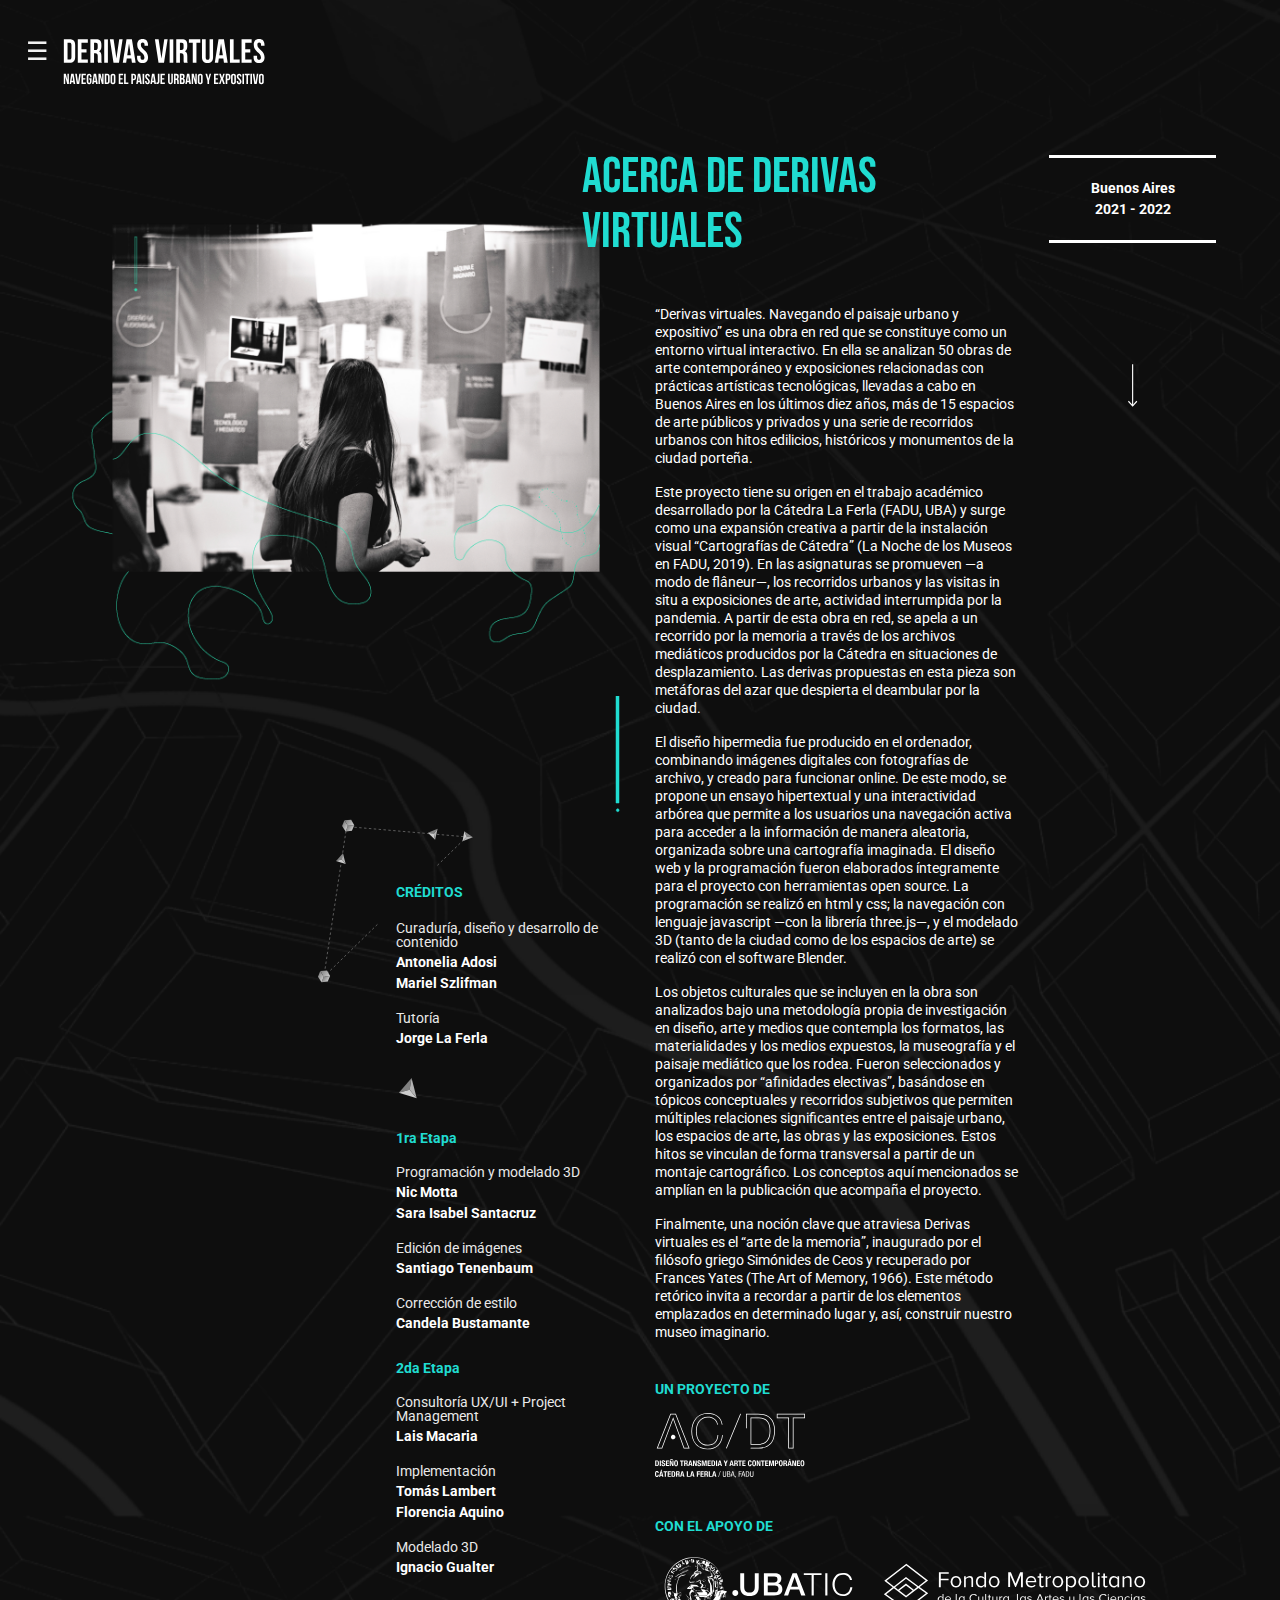
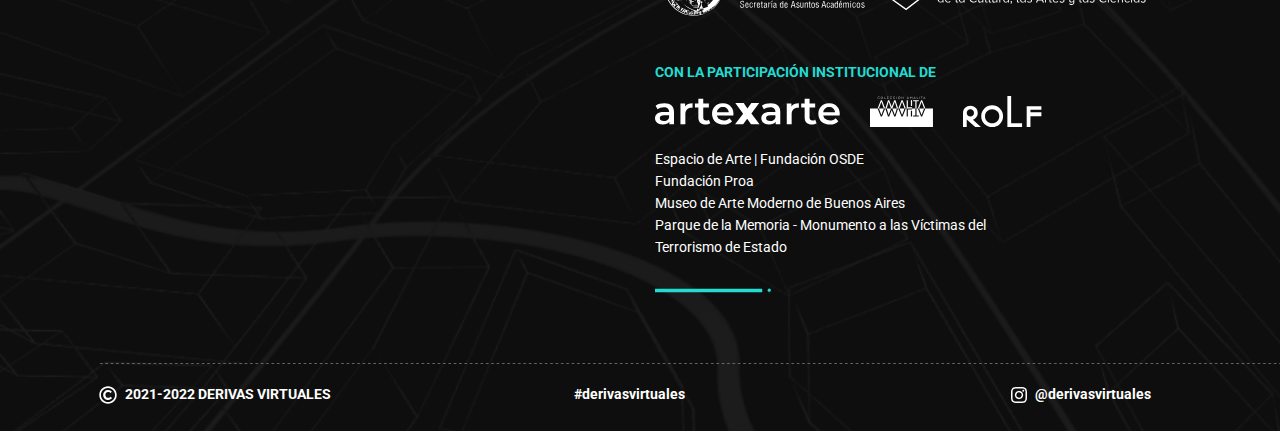
<file: acerca-de-derivas.html>
<!DOCTYPE html>
<html lang="en">
<head>
  <meta charset="UTF-8">
  <meta http-equiv="X-UA-Compatible" content="IE=edge">
  <meta name="viewport" content="width=device-width, initial-scale=1.0">
  <link href="https://fonts.googleapis.com/css2?family=Bebas+Neue&family=Roboto:wght@100;300;400;500;700&display=swap" rel="stylesheet">
  <link rel="stylesheet" type="text/css" href="Styles/styles.css">
    <!-- Bootstrap CSS -->
    <link rel="stylesheet" href="https://stackpath.bootstrapcdn.com/bootstrap/4.3.1/css/bootstrap.min.css" integrity="sha384-ggOyR0iXCbMQv3Xipma34MD+dH/1fQ784/j6cY/iJTQUOhcWr7x9JvoRxT2MZw1T" crossorigin="anonymous">

    <title>Acerca de Derivas Virtuales</title>
</head>
<body class="fondo-acercade">
  <div class="titulo">
    <button id="menu" class="button-menu" onclick="openMenu()">&#9776;</button>
    <div class="derivasMainLogo">
      <a href="./index.html" class="derivasMainLogo">
      <img src="./assets/img/Logo-final-05.svg" class="titulo-menu" /></a>
    </div>
  </div>
  <div id="menu-container"></div>
  <div class="contenido-pag">
    <div class="row">
      <div class="col-md-12 ">
        <h1 class="titulo-acercade">ACERCA DE
        DERIVAS VIRTUALES
        </h1>
      </div>
    </div>
    <div class="row contenido-acercade">
      <div class="col-md-12 col-lg-6">
        <div style="height:50px"></div>
        <div class="imagenes-fotoymiscelaneas">        
          <img class="img-acercade" src="./assets/img/imagen_acerca_de.png" alt="">
          <img src="./assets/img/iconos/miscelaneas_v_1.svg" alt="">
        </div>
        <div class="creditos-acercade">
          <img class="img-triangulo-acercade" src="./assets/img/iconos/triangulo.svg" alt="">
          <div class="creditos-container-info">
            <div class="creditos-info-box">
              <h4 class="creditos-titulo">CRÉDITOS</h4>
              <p class="creditos-texto">Curaduría, diseño y desarrollo de contenido</p>
              <p class="creditos-info">Antonelia Adosi</p>
              <p class="creditos-info">Mariel Szlifman</p>
              <p class="creditos-texto">Tutoría</p>
              <p class="creditos-info">Jorge La Ferla</p>
              <img src="./assets/img/iconos/rombo.svg" alt="rombo" class="imagen-entre-creditos">
              <p class="creditos-texto etapas">1ra Etapa</p>
              <p class="creditos-texto">Programación y modelado 3D</p>
              <p class="creditos-info">Nic Motta</p>
              <p class="creditos-info">Sara Isabel Santacruz</p>
              <p class="creditos-texto">Edición de imágenes</p>
              <p class="creditos-info">Santiago Tenenbaum</p>
              <p class="creditos-texto">Corrección de estilo</p>
              <p class="creditos-info">Candela Bustamante</p>
              <p class="creditos-texto etapas">2da Etapa</p>
              <p class="creditos-texto">Consultoría UX/UI + Project Management</p>
              <p class="creditos-info">Lais Macaria</p>
              <p class="creditos-texto">Implementación</p>
              <p class="creditos-info">Tomás Lambert</p>
              <p class="creditos-info">Florencia Aquino</p>
              <p class="creditos-texto">Modelado 3D</p>
              <p class="creditos-info">Ignacio Gualter</p>
            </div>
        </div>
      </div>
    </div>
      <div class="col-md-12 col-lg-4 col-xxl-3">
        <div class="col-text-logos">
          <div style="height:150px"></div>
          <p class="text-acercade">“Derivas virtuales. Navegando el paisaje urbano y expositivo” es una obra en red que se constituye como un entorno virtual interactivo. En ella se analizan 50 obras de arte contemporáneo y exposiciones relacionadas con prácticas artísticas tecnológicas, llevadas a cabo en Buenos Aires en los últimos diez años, más de 15 espacios de arte públicos y privados y una serie de recorridos urbanos con hitos edilicios, históricos y monumentos de la ciudad porteña. </p>
 
          <p class="text-acercade">Este proyecto tiene su origen en el trabajo académico desarrollado por la Cátedra La Ferla (FADU, UBA) y surge como una expansión creativa a partir de la instalación visual “Cartografías de Cátedra” (La Noche de los Museos en FADU, 2019). En las asignaturas se promueven —a modo de flâneur—, los recorridos urbanos y las visitas in situ a exposiciones de arte, actividad interrumpida por la pandemia. A partir de esta obra en red, se apela a un recorrido por la memoria a través de los archivos mediáticos producidos por la Cátedra en situaciones de desplazamiento. Las derivas propuestas en esta pieza son metáforas del azar que despierta el deambular por la ciudad.</p>
             
          <p class="text-acercade">El diseño hipermedia fue producido en el ordenador, combinando imágenes digitales con fotografías de archivo, y creado para funcionar online. De este modo, se propone un ensayo hipertextual y una interactividad arbórea que permite a los usuarios una navegación activa para acceder a la información de manera aleatoria, organizada sobre una cartografía imaginada. El diseño web y la programación fueron elaborados íntegramente para el proyecto con herramientas open source. La programación se realizó en html y css; la navegación con lenguaje javascript —con la librería three.js—, y el modelado 3D (tanto de la ciudad como de los espacios de arte) se realizó con el software Blender.</p>
             
          <p class="text-acercade">Los objetos culturales que se incluyen en la obra son analizados bajo una metodología propia de investigación en diseño, arte y medios que contempla los formatos, las materialidades y los medios expuestos, la museografía y el paisaje mediático que los rodea. Fueron seleccionados y organizados por “afinidades electivas”, basándose en tópicos conceptuales y recorridos subjetivos que permiten múltiples relaciones significantes entre el paisaje urbano, los espacios de arte, las obras y las exposiciones. Estos hitos se vinculan de forma transversal a partir de un montaje cartográfico. Los conceptos aquí mencionados se amplían en la publicación que acompaña el proyecto.</p>
             
          <p class="text-acercade">Finalmente, una noción clave que atraviesa Derivas virtuales es el “arte de la memoria”, inaugurado por el filósofo griego Simónides de Ceos y recuperado por Frances Yates (The Art of Memory, 1966). Este método retórico invita a recordar a partir de los elementos emplazados en determinado lugar y, así, construir nuestro museo imaginario. </p>
          
        </div>
        <div class="row-logos">
          <h4 class="proyectode-titulo">UN PROYECTO DE</h4>
          <img class="img-logo-uba" src="./assets/img/logo-catedra-la-ferla.svg" alt="">
          <h4 class="proyectode-titulo">CON EL APOYO DE</h4>
          <div class="apoyo-img">
          <img class="img-logo-ubatic" src="./assets/img/logo-ubatic.svg" alt="">
          <img class="img-logo-fondo" src="./assets/img/logo-fondo-metropolitano.svg" alt="">
          </div>
          <h4 class="proyectode-titulo">CON LA PARTICIPACIÓN INSTITUCIONAL DE</h4>
          <div class="participacion-img">
            <img class="img-logo-artexarte" src="./assets/img/logo-artexarte.svg" alt="">
            <img class="img-logo-amalia" src="./assets/img/logo-amalia.svg" alt="">
            <img class="img-logo-rolf" src="./assets/img/logo-rolf.svg" alt="">
          </div>
          <p class="text-participacion">
            Espacio de Arte | Fundación OSDE <br>
            Fundación Proa<br>
            Museo de Arte Moderno de Buenos Aires<br>
            Parque de la Memoria - Monumento a las Víctimas del Terrorismo de Estado
            </p>
            <img class="miscelanea-bottom" src="./assets/img/iconos/miscelaneas_h_1.svg" alt="">
        </div>

      </div>
      <div class="col-md-12 col-lg-2 col-xxl-3">
        <p class="bsas-2021">Buenos Aires<br>2021 - 2022</p>
        <div style="height:100px"></div>
        <div class="linea-acercade"><img  src="./assets/img/iconos/linea-acercade.svg" alt="">
        </div>
    </div>
  </div>
  <footer id="footer-acercade">
    <img src="./assets/img/iconos/footer-acercade.svg" alt="">
    <div class="acercade-copy">
      <div class="row">
        <div class="col-md-4 ">
          <div class="copy"><img src="./assets/img/iconos/cr.svg" alt=""><p>2021-2022 DERIVAS VIRTUALES</p></div>
        </div>
        <div class="col-md-4 ">
          <a href="https://www.instagram.com/explore/tags/derivasvirtuales/" target="_blank">
          <div class="ig-hashtack"><p>#derivasvirtuales</p></div></a>
        </div>
        <div class="col-md-4 ">
          <a href="https://www.instagram.com/derivasvirtuales/" target="_blank">
          <div class="ig-derivas"><img src="./assets/icons/ig-logo.png" alt="Instagram"><p>@derivasvirtuales</p></div></a>
        </div>
      
    </div>
  </footer>

  <!-- Scripts -->
  <script src="index.js"></script>
  <script src="menu.js"></script>
  <script type="module">
    createMenu()
  </script>
</body>
</html>
</file>
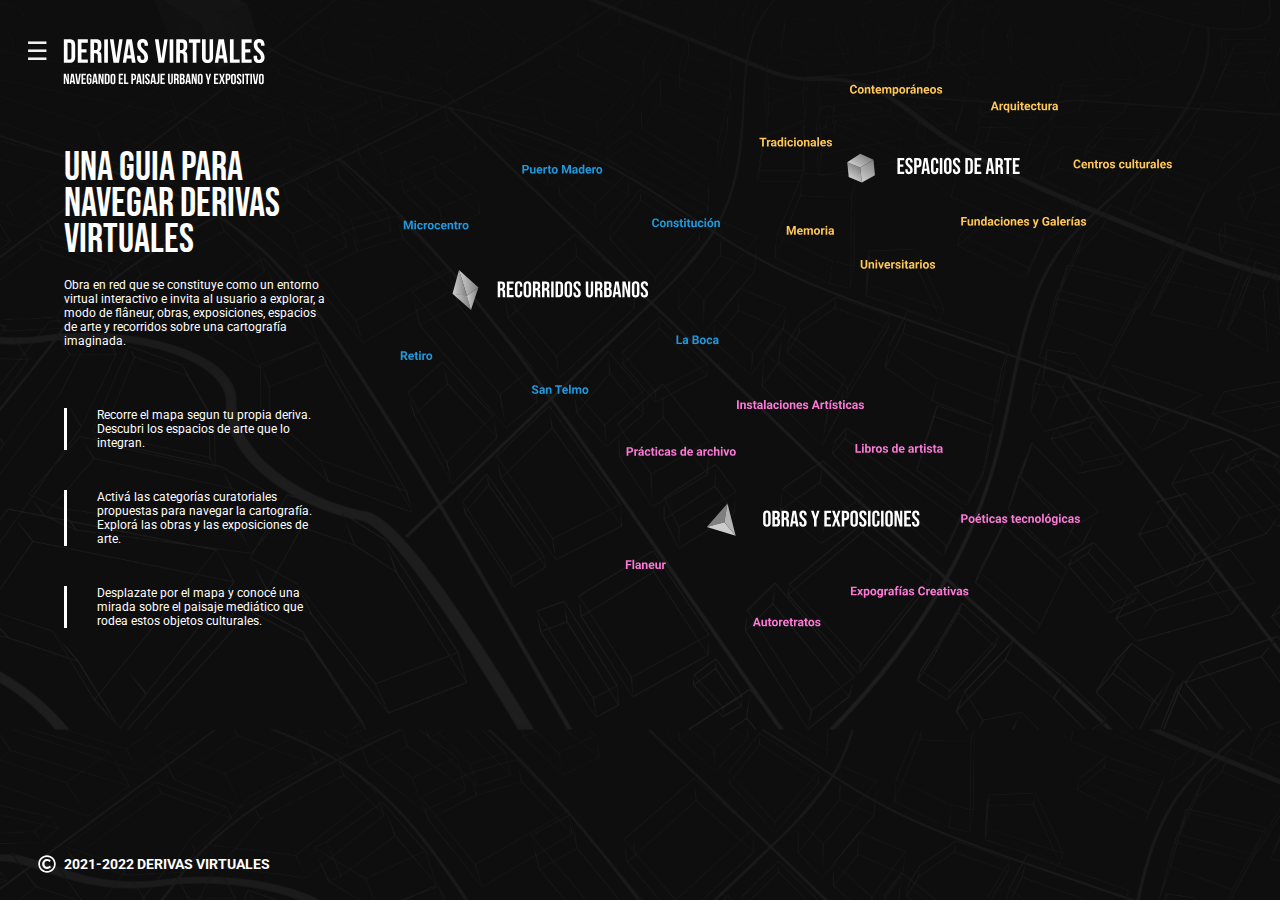
<file: guia-navegacion.html>
<!DOCTYPE html>
<html lang="en">
<head>
  <meta charset="UTF-8">
  <meta http-equiv="X-UA-Compatible" content="IE=edge">
  <meta name="viewport" content="width=device-width, initial-scale=1.0">
  <link href="https://fonts.googleapis.com/css2?family=Bebas+Neue&family=Roboto:wght@100;300;400;500;700&display=swap" rel="stylesheet">
  <link rel="stylesheet" type="text/css" href="Styles/styles.css">
    <!-- Bootstrap CSS -->
    <link rel="stylesheet" href="https://stackpath.bootstrapcdn.com/bootstrap/4.3.1/css/bootstrap.min.css" integrity="sha384-ggOyR0iXCbMQv3Xipma34MD+dH/1fQ784/j6cY/iJTQUOhcWr7x9JvoRxT2MZw1T" crossorigin="anonymous">

    <title>Guia de navegación - Derivas Virtuales</title>
</head>
<body class="fondo-navegacion">
  <div class="titulo">
    <button id="menu" class="button-menu" onclick="openMenu()">&#9776;</button>
    <div class="derivasMainLogo">
      <a href="./index.html" class="derivasMainLogo">
        <img src="./assets/img/Logo-final-05.svg" class="titulo-menu" /></a>
    </div>
  </div>
  <div id="menu-container"></div>
  <div class="contenido-pag">
    <div class="row">
      <div class="col-md-12 col-lg-3">
        <h1 class="navegacion-titulo">UNA GUIA PARA NAVEGAR
        DERIVAS VIRTUALES
    </h1>
    <p class="navegacion-subtitulo">Obra en red que se constituye como un 
      entorno virtual interactivo e invita al usuario
      a explorar, a modo de flâneur, obras,
      exposiciones, espacios de arte y recorridos
      sobre una cartografía imaginada.
    </p>
    <p class="navegacion-text">Recorre el mapa segun tu propia deriva. Descubri los 
      espacios de arte que lo integran.</p>
    <p class="navegacion-text">Activá las categorías curatoriales propuestas 
      para navegar la cartografía. Explorá las obras y las
       exposiciones de arte.</p>
    <p class="navegacion-text">Desplazate por el mapa y conocé una
       mirada sobre el paisaje mediático que rodea
      estos objetos culturales.</p>
      </div>
      <div class="col-md-12 col-lg-9 img-row-categorias">
        <img class="img-navegacion" src="./assets/img/categorias-guia.svg" alt="">
        <div style="height: 30px;"></div>
      </div>
    </div>
  </div>
  <footer id="footer-navegacion">
    <div class="navegacion-copy">
      <img src="./assets/img/iconos/cr.svg" alt=""><p>2021-2022 DERIVAS VIRTUALES</p>
      
    </div>
  </footer>

  <!-- Scripts -->
  <script src="index.js"></script>
  <script src="menu.js"></script>
  <script type="module">
    createMenu()
  </script>
</body>
</html>
</file>
<file: Styles/styles.css>
* {
  margin: 0;
  padding: 0;
} 

body {
  font-family: 'Bebas Neue', 'Roboto', sans-serif;
  background-color: #191919;
  cursor: -webkit-grab;
  cursor: grab;
}


.titulo {
  width: 250px;
  position: fixed;
  margin: 2%  0 0 2%;
  color: #f1f1f1;
  display: flex;
  align-items: start;
  letter-spacing: 1.5px;
  z-index: 2;
}

.derivasMainLogo {
  width: 100%;
}

.derivasMainLogo img {
  width: 100%;
}

.button-menu {
  font-size: 25px;
  background-color: transparent;
  margin: 3% 2% 0 0;
  padding: 0;
  display: block;
  height: -webkit-fit-content;
  height: -moz-fit-content;
  height: fit-content;
  color: #f1f1f1;
}

.titulo-menu {
  width: 56%;
}

.subtitulo-menu {
  font-size: 18px;
  margin: 0;
}

.titulo-museos {
  font-family: 'Bebas Neue';
  font-size: 30px;
  color: #4BCFAB;
}

button {
  -webkit-transition: display 0.5s ease;
  transition: display 0.5s ease;
  margin: 20px auto;
  color: #0f0e0f;
  border: 0;
  padding: 6px 10px;
  cursor: pointer;
}

span {
  color: black;
}

#menu-container {
  width: 400px;
  height: 100%;
  background-color: #333233;
  position: fixed;
  bottom: 0;
  z-index: 1;
}


.close-button {
  -webkit-transition: display 0.5s ease;
  transition: display 0.5s ease;
  display: none;
}

.header-menu {
  height: 10%;
  display: -webkit-box;
  display: -ms-flexbox;
  display: flex;
  -webkit-box-align: center;
      -ms-flex-align: center;
          align-items: center;
  -webkit-box-pack: end;
      -ms-flex-pack: end;
          justify-content: flex-end;
}

.header-menu img {
  width: auto;
  margin-right: 5%;
}

.body {
  margin-top: 10%;
  font-family: 'Work Sans', sans-serif;
  font-weight: 500;
  font-size: 15px;
  overflow-y: scroll;
  max-height: calc(100vh - 200px);
  height: 40%;
}

.body::-webkit-scrollbar {
  width: 0;
}



@media (max-width: 1440px) {
  .body {
    max-height: 390px;
  }
  .footer {
    max-height: 390px;
  }
}

.open {
  -webkit-transition: left 0.5s ease;
  transition: left 0.5s ease;
  left: 0;
}

.close {
  -webkit-transition: left 0.5s ease;
  transition: left 0.5s ease;
  left: -400px;
}

.header-menu span {
  cursor: pointer;
  margin: 40px 23px;
}

.icon-close {
  color: white;
}

.submenu-header {
  display: -webkit-box;
  display: -ms-flexbox;
  display: flex;
  -webkit-box-align: end;
      -ms-flex-align: end;
          align-items: flex-end;
  width: 87%;
  -webkit-box-pack: justify;
      -ms-flex-pack: justify;
          justify-content: space-between;
  margin: 0 auto;
}

.submenu-header img {
  width: 23px;
}

.submenu-title {
  margin: 0;
}

.title-recorridos {
  color: #32C7A0;
}

.title-espacios {
  color: #E9DC42;
}

.title-obras {
  color: #D486B3;
}

.recorridos-line {
  background-color: #32C7A0;
}

.chevron {
  cursor: pointer;
}

.chevron-recorridos {
  color: #32C7A0;
}

.chevron-espacios {
  color: #E9DC42;
}

.chevron-obras {
  color: #D486B3;
}

.margin-menu {
  margin-top: 45px;
}

.espacios-line {
  background-color: #E9DC42;
}

.obras-line {
  background-color: #D486B3;
}

.line-top {
  width: 132px;
  height: 2px;
  margin-bottom: 10px;
  border-radius: 2%;
}

.list-menu {
  -webkit-transition: visibility 0s, opacity 0.2s linear;
  transition: visibility 0s, opacity 0.2s linear;
  list-style: none;
  color: white;
  font-size: 12px;
  padding: 0;
  width: 345px;
  margin: 20px auto;
  opacity: 1;
  height: auto;
  visibility: visible;
}

.close-menu {
  opacity: 0;
  visibility: hidden;
  margin: 0 auto;
  height: 0;
  -webkit-transition: visibility 0s, opacity 0.2s linear;
  transition: visibility 0s, opacity 0.2s linear;
}

.list-menu li {
  display: -webkit-box;
  display: -ms-flexbox;
  display: flex;
  -webkit-box-align: center;
      -ms-flex-align: center;
          align-items: center;
  -webkit-box-pack: justify;
      -ms-flex-pack: justify;
          justify-content: space-between;
  margin-bottom: 10px;
}

.list-menu li img {
  width: 30px;
}

.list-menu li p {
  font-family: 'Roboto';
  font-size: 14px;
  font-weight: 400;
  margin: 0;
}

.list-menu li i {
  cursor: pointer;
  font-size: 15px;
}

.switch {
  cursor: pointer;
}

.active-switch {
  color: #e9dc42;
}

.accessLink {
  height: 85%;
  width: 100%;
  display: -webkit-box;
  display: -ms-flexbox;
  display: flex;
  -webkit-box-orient: vertical;
  -webkit-box-direction: normal;
      -ms-flex-direction: column;
          flex-direction: column;
  -webkit-box-pack: space-evenly;
      -ms-flex-pack: space-evenly;
          justify-content: space-evenly;
  color: white;
}

.accessLink a:hover{
  text-decoration: none!important;
  color: #32C7A0;
  
}

.accessLink img {
  width: 45%;
  margin-left: 15%;
}

.item-link {
  width: 50%;
  margin-left: 15%;
  font-family: 'Roboto';
  font-style: normal;
  font-weight: normal;
  font-size: 15px;
  text-decoration: none;
  color: white;
}

.footer{
  position: absolute;
  bottom: 19px;
  width: 100%;
}

.footer img {
  width: 45%;
  margin-left: 15%;
}

.footer .txt-footer {
  width: 75%;
  margin-left: 15%;
  font-family: 'Roboto';
  font-style: normal;
  font-size: 12px;
  line-height: 18px;
  font-weight: normal;
  text-decoration: none;
  color: white;
  margin-top: 12px;
  margin-bottom: 22px;
}
.footer .ig-derivas{
  font-family: 'Roboto';
  font-style: normal;
  font-size: 12px;
  line-height: 22px;
  font-weight: normal;
  text-decoration: none;
  color: white;
  margin-left: 10px;
  margin-bottom: 0px;
  margin-top: 0px;
  
}

.ig-link {
  width: 30%;
  margin-left: 15%;
}

.ig-container{
  display: flex;
  flex-direction: row;
  justify-content: space-between;
  align-items: center;
  text-decoration: none!important;
}



.ig-link .ig-container img {
  width: 15%;
  margin-left: 0%;
}

.ig-link .ig-container h3 {
  font-family: 'Roboto';
  font-style: normal;
  font-size: 12px;
  line-height: 22px;
  font-weight: normal;
  color: white;
  padding-left: 12px;
  margin: 0px;
}

.section-aboutUs {
  height: 200vh;
  padding-top: 10%;
  display: -webkit-box;
  display: -ms-flexbox;
  display: flex;
  -webkit-box-orient: vertical;
  -webkit-box-direction: normal;
      -ms-flex-direction: column;
          flex-direction: column;
  -webkit-box-pack: justify;
      -ms-flex-pack: justify;
          justify-content: space-between;
}

.section-aboutUs .SA-main-container {
  height: 90%;
  display: -webkit-box;
  display: -ms-flexbox;
  display: flex;
  -webkit-box-orient: horizontal;
  -webkit-box-direction: normal;
      -ms-flex-direction: row;
          flex-direction: row;
  -webkit-box-pack: center;
      -ms-flex-pack: center;
          justify-content: center;
}

.section-aboutUs .SA-main-container .imgNcredits-container {
  height: 100%;
  width: 40%;
  margin-right: 5%;
  display: -webkit-box;
  display: -ms-flexbox;
  display: flex;
  -webkit-box-orient: vertical;
  -webkit-box-direction: normal;
      -ms-flex-direction: column;
          flex-direction: column;
}

.section-aboutUs .SA-main-container .imgNcredits-container .img-container {
  width: 100%;
}

.section-aboutUs .SA-main-container .imgNcredits-container .img-container img {
  width: 100%;
}

.section-aboutUs .SA-main-container .imgNcredits-container .creditos-container {
  height: 55%;
  display: -webkit-box;
  display: -ms-flexbox;
  display: flex;
  -webkit-box-orient: vertical;
  -webkit-box-direction: normal;
      -ms-flex-direction: column;
          flex-direction: column;
  -webkit-box-pack: center;
      -ms-flex-pack: center;
          justify-content: center;
  -webkit-box-align: center;
      -ms-flex-align: center;
          align-items: center;
  padding-left: 25%;
}

/* .section-aboutUs .SA-main-container .imgNcredits-container .creditos-container .creditos-imagen {
  height: 25%;
  position: relative;
  top: 15%;
  left: -30%;
}

.section-aboutUs .SA-main-container .imgNcredits-container .creditos-container .creditos-titulo {
  width: 60%;
  font-family: 'Roboto';
  font-style: normal;
  font-weight: 700;
  font-size: 1.75vh;
  color: #20DCD1;
}

.section-aboutUs .SA-main-container .imgNcredits-container .creditos-container .creditos-container-info {
  width: 60%;
}

.section-aboutUs .SA-main-container .imgNcredits-container .creditos-container .creditos-container-info .creditos-info-box .imagen-entre-creditos {
  margin: 20px 0 10px;
  width: 25px;
}

.section-aboutUs .SA-main-container .imgNcredits-container .creditos-container .creditos-container-info .creditos-info-box .creditos-texto {
  font-family: 'Roboto';
  font-style: normal;
  font-weight: 400;
  font-size: 1.75vh;
  color: #E9E9E9;
  margin: 20px 0 5px;
}

.section-aboutUs .SA-main-container .imgNcredits-container .creditos-container .creditos-container-info .creditos-info-box .creditos-info {
  font-family: 'Roboto';
  font-style: normal;
  font-weight: 700;
  font-size: 1.75vh;
  color: white;
}

.section-aboutUs .SA-main-container .imgNcredits-container .creditos-container .creditos-container-info .creditos-info-box .etapas {
  font-size: 1.5vh;
}

.section-aboutUs .SA-main-container .info-container {
  height: 100%;
  width: 30%;
  display: -webkit-box;
  display: -ms-flexbox;
  display: flex;
  -webkit-box-orient: vertical;
  -webkit-box-direction: normal;
      -ms-flex-direction: column;
          flex-direction: column;
  -webkit-box-pack: space-evenly;
      -ms-flex-pack: space-evenly;
          justify-content: space-evenly;
  -webkit-box-align: center;
      -ms-flex-align: center;
          align-items: center;
}

.section-aboutUs .SA-main-container .info-container .title-container {
  height: 10%;
  display: -webkit-box;
  display: -ms-flexbox;
  display: flex;
  -webkit-box-orient: horizontal;
  -webkit-box-direction: normal;
      -ms-flex-direction: row;
          flex-direction: row;
  -webkit-box-pack: center;
      -ms-flex-pack: center;
          justify-content: center;
}

.section-aboutUs .SA-main-container .info-container .title-container .title-box {
  display: -webkit-box;
  display: -ms-flexbox;
  display: flex;
  -webkit-box-orient: horizontal;
  -webkit-box-direction: normal;
      -ms-flex-direction: row;
          flex-direction: row;
}

.section-aboutUs .SA-main-container .info-container .title-container .title-box .title-about {
  font-family: 'Bebas Neue';
  font-style: normal;
  font-weight: 400;
  font-size: 8vh;
  color: #20DCD1;
}

.section-aboutUs .SA-main-container .info-container .title-container .info-pais {
  color: white;
  height: 3%;
  width: 15%;
  top: 15%;
  right: 5%;
  position: absolute;
  text-align: center;
  margin: 0;
  padding: 10px 0;
  border-top: 1px solid white;
  border-bottom: 1px solid white;
  font: 1.75vh 'Roboto';
  font-weight: bold;
}

.section-aboutUs .SA-main-container .info-container .text-about-container {
  height: 50%;
  width: 100%;
}

.section-aboutUs .SA-main-container .info-container .text-about-container .text-about-imagen {
  height: 20%;
  position: absolute;
  top: 63%;
  left: 53%;
}

.section-aboutUs .SA-main-container .info-container .text-about-container div {
  width: 100%;
}

.section-aboutUs .SA-main-container .info-container .text-about-container div .text-about {
  margin-top: 9%;
  font-family: 'Roboto';
  font-style: normal;
  font-weight: 400;
  font-size: 1.85vh;
  color: white;
}

.section-aboutUs .SA-main-container .info-container .apoyo-container {
  margin-top: 22rem;
  height: 10%;
  width: 100%;
  display: -webkit-box;
  display: -ms-flexbox;
  display: flex;
  -webkit-box-orient: horizontal;
  -webkit-box-direction: normal;
      -ms-flex-direction: row;
          flex-direction: row;
  -webkit-box-pack: justify;
      -ms-flex-pack: justify;
          justify-content: space-between;
  -webkit-box-align: center;
      -ms-flex-align: center;
          align-items: center;
}

.section-aboutUs .SA-main-container .info-container .apoyo-container .proyecto-container-left {
  height: 100%;
  width: 40%;
  display: -webkit-box;
  display: -ms-flexbox;
  display: flex;
  -webkit-box-orient: vertical;
  -webkit-box-direction: normal;
      -ms-flex-direction: column;
          flex-direction: column;
  text-decoration: none;
  -webkit-box-pack: justify;
      -ms-flex-pack: justify;
          justify-content: space-between;
}

.section-aboutUs .SA-main-container .info-container .apoyo-container .proyecto-container-left .apoyo-titulo {
  width: 100%;
  font-family: 'Roboto';
  font-style: normal;
  font-weight: 700;
  font-size: 1.75vh;
  color: #20DCD1;
  margin-bottom: 25px;
}

.section-aboutUs .SA-main-container .info-container .apoyo-container .proyecto-container-left img {
  width: 100%;
}

.section-aboutUs .SA-main-container .info-container .apoyo-container .proyecto-container-rigth {
  height: 100%;
  width: 40%;
  display: -webkit-box;
  display: -ms-flexbox;
  display: flex;
  -webkit-box-orient: vertical;
  -webkit-box-direction: normal;
      -ms-flex-direction: column;
          flex-direction: column;
  text-decoration: none;
  -webkit-box-pack: justify;
      -ms-flex-pack: justify;
          justify-content: space-between;
}

.section-aboutUs .SA-main-container .info-container .apoyo-container .proyecto-container-rigth .apoyo-titulo {
  width: 100%;
  font-family: 'Roboto';
  font-style: normal;
  font-weight: 700;
  font-size: 1.75vh;
  color: #20DCD1;
  margin-bottom: 25px;
}

.section-aboutUs .SA-main-container .info-container .apoyo-container .proyecto-container-rigth img {
  width: 100%;
  margin-bottom: 40%;
}

.section-aboutUs .about-footer {
  height: 5%;
  display: -webkit-box;
  display: -ms-flexbox;
  display: flex;
  -webkit-box-orient: vertical;
  -webkit-box-direction: normal;
      -ms-flex-direction: column;
          flex-direction: column;
  -webkit-box-align: center;
      -ms-flex-align: center;
          align-items: center;
}

.section-aboutUs .about-footer .img-footer {
  width: 90%;
}

.section-aboutUs .about-footer .copy-container {
  height: 100%;
  width: 90%;
  display: -webkit-box;
  display: -ms-flexbox;
  display: flex;
  -webkit-box-orient: horizontal;
  -webkit-box-direction: normal;
      -ms-flex-direction: row;
          flex-direction: row;
  -webkit-box-align: center;
      -ms-flex-align: center;
          align-items: center;
  -webkit-box-pack: justify;
      -ms-flex-pack: justify;
          justify-content: space-between;
}

.section-aboutUs .about-footer .copy-container p {
  font-family: 'Roboto';
  font-style: normal;
  font-weight: 700;
  font-size: 1.75vh;
  color: white;
}

.section-aboutUs .about-footer .copy-container .copy-ig-a {
  height: 80%;
  width: 10%;
  display: -webkit-box;
  display: -ms-flexbox;
  display: flex;
  -webkit-box-orient: horizontal;
  -webkit-box-direction: normal;
      -ms-flex-direction: row;
          flex-direction: row;
  -webkit-box-align: center;
      -ms-flex-align: center;
          align-items: center;
  -ms-flex-pack: distribute;
      justify-content: space-around;
  text-decoration: none;
}

.section-aboutUs .about-footer .copy-container .copy-ig-a img {
  height: 30%;
} */

.section-aboutUs .about-footer .copy-container .copy-ig-a p {
  font-family: 'Roboto';
  font-style: normal;
  font-weight: 700;
  font-size: 1.75vh;
  color: white;
}
/*# sourceMappingURL=styles.css.map */


/*SECCION GUIA DE NAVEGACION*/

.contenido-pag{
  width: 90%;
margin: auto;
padding-top: 150px;}

@media(max-width: 992px){
  .contenido-pag{
  padding-top: 120px;}
}

.fondo-navegacion{
  background-image:url(../assets/img/fondo-derivas.png);
  background-size: cover;
}


.navegacion-titulo{
  font-family: 'Bebas Neue';
  font-size: 40px;
  line-height: 36px;
  max-width: 330px;
  color: #ffffff;
  margin-bottom: 20px;
}

.navegacion-subtitulo, .navegacion-text{
  font-family: 'Roboto';
  font-size: 14px;
  line-height: 16px;
  color: #ffffff;
  font-weight: 400;
  max-width: 340px;
}

.navegacion-subtitulo{
  margin-bottom: 80px;
}

.navegacion-text{
  margin-bottom: 50px;
  padding-left: 30px;
border-left: 3px solid #ffffff;
}

.img-navegacion{max-width: 100%; margin-top: -30px;}
@media(max-width: 1400px){
  .navegacion-subtitulo, .navegacion-text{
    font-size: 12px;
    line-height: 14px;
    max-width: 340px;
  }
  
  .navegacion-subtitulo{
    margin-bottom: 60px;
  }
  
  .navegacion-text{
    margin-bottom: 40px;
  }
  .img-navegacion{max-width: 775px;
    margin-top: -75px;}
}

.img-row-categorias{margin:auto; text-align: center;}



#footer-navegacion{
  bottom: 0;
  position: absolute;
  margin-left: 3%;
  margin-bottom: 20px;
}

.navegacion-copy{
  display: inline-flex;
  align-items: center;
}
.navegacion-copy p{
margin-bottom: 0px;
font-family: 'Roboto';
font-size: 14px;
color: #ffffff;
font-weight: 700;
padding-left: 8px;
}

@media(max-height:768px ){
  #footer-navegacion{
    position:inherit
  }
}


/*SECCION ACERCA DE DERIVAS VIRTUALES*/






.fondo-acercade{
  background-image:url(../assets/img/fondo-derivas.png);
  background-size: cover;
}
@media(max-width: 1400px){
  .img-acercade{
    width: 100%;
  }
}


.titulo-acercade{
  font-family: 'Bebas Neue';
  font-size: 50px;
  line-height: 55px;
  max-width: 330px;
  color: #20DCD1;
  margin-bottom: 20px;
  max-width: 295px;
  margin-left: 45%;
  position: inherit;
  z-index: 2;
}

.contenido-acercade{
  margin-top: -125px;
  
}

.imagenes-fotoymiscelaneas{
  width: 100%;
  text-align: right;
}

.img-triangulo-acercade{
max-width: 160px;
}
.creditos-acercade{    
  max-width: 400px;
  margin-left: 45%;}

.creditos-titulo{
  font-family: 'Roboto';
  font-style: normal;
  font-weight: 700;
  color: #20DCD1;
  font-size: 14px;
  margin-top: -100px;
  margin-bottom: 20px;
}
.imagen-entre-creditos{
  margin: 25px 0 0 0 ;
  width: 25px;
}
.creditos-info-box{
  padding-left: 80px;
}
.creditos-texto{
  font-family: 'Roboto';
  font-style: normal;
  font-weight: 400;
  font-size: 14px;
  line-height: 14px;
  color: #E9E9E9;
  margin-bottom: 5px;
  margin-top: 20px;
}
.creditos-texto.etapas{
  color: #20DCD1;
  font-weight: 700;
  margin-bottom: 15px;
  margin-top: 30px;
}
.creditos-info{
  font-family: 'Roboto';
  font-style: normal;
  font-weight: 700;
  font-size: 14px;
  line-height: 16px;
  color: white;
  margin-bottom: 5px;
  
}


.text-acercade{
  font-family: 'Roboto';
  font-size: 14px;
  line-height: 18px;
  color: #ffffff;
  font-weight: 400;

}
.proyectode-titulo{
  font-family: 'Roboto';
  font-style: normal;
  font-weight: 700;
  color: #20DCD1;
  font-size: 14px;
  margin-top: 40px;
  margin-bottom: 15px;
}
.img-logo-uba{
width: 150px;
}

.apoyo-img{display: flex;}
.img-logo-ubatic{
width: 220px;
}
.img-logo-fondo{
width: 280px;
}

.participacion-img{display: flex;}
.img-logo-artexarte{
  width: 185px;
  margin-right: 30px;
  vertical-align: bottom;
}
.img-logo-amalia{
  width: 90px;
  margin-right: 30px;
  vertical-align: bottom;
}
.img-logo-rolf{
  width: 95px;
  vertical-align: bottom;
}



.text-participacion{
  font-family: 'Roboto';
  font-style: normal;
  color: #ffffff;
  font-size: 14px;
  line-height: 22px;
  margin-top: 20px;
  margin-bottom: 25px;
}
.miscelanea-bottom{
  margin-bottom: 50px;
}
/* .col-text-logos{
  max-width: 450px;
  height: auto!important;
} */

.bsas-2021{
  font-family: 'Roboto';
  font-size: 14px;
  color: #ffffff;
  font-weight: 700;
  padding: 20px 0px;
  border-top: 3px solid #ffffff;
  border-bottom: 3px solid #ffffff;
  text-align: center;
}
.bsas-2021-sinborde{
  font-family: 'Roboto';
  font-size: 14px;
  color: #ffffff;
  font-weight: 700;
  text-align: center;
}
.linea-acercade{
  text-align: center; 
  margin: auto;}


#footer-acercade{
  bottom: 0;
  position: inherit;
  margin: 0 3%;
  margin-bottom: 20px;
}
#footer-acercade a{
  text-decoration: none!important;
}
.acercade-copy .row{
  width: 100%;
  margin-top: 10px;
}
.copy, .ig-derivas{
 display: inline-flex;
 align-items: center;
}
.ig-hashtack{text-align: center;}

.ig-derivas{
  float: right;
 }
.acercade-copy p{
margin-bottom: 0px;
font-family: 'Roboto';
  font-size: 14px;

  color: #ffffff;
  font-weight: 700;
  padding-left: 8px;
}

.ig-derivas img{
width: 16px;
height: 16px;
}
</file>
